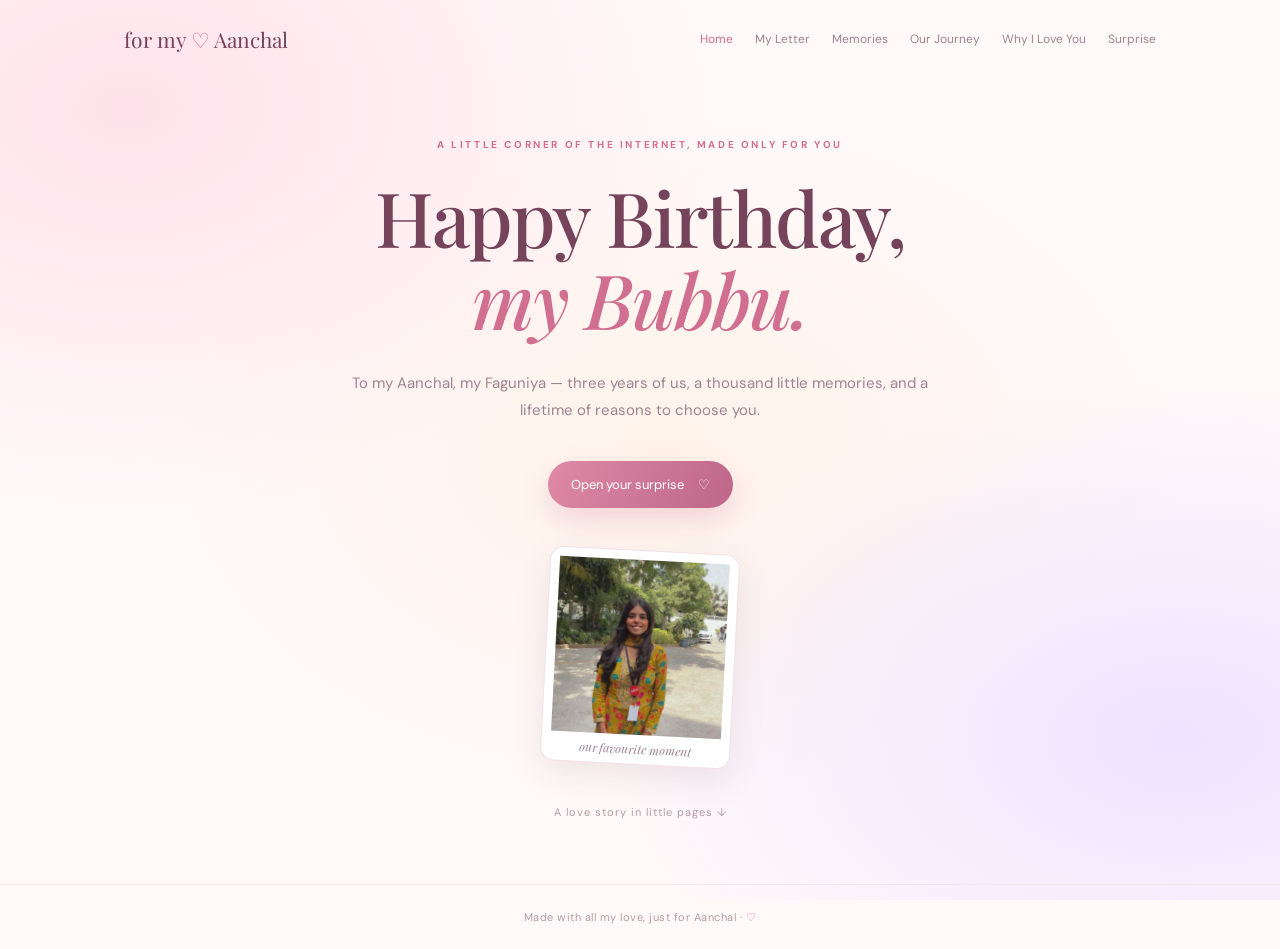
<file: index.html>
<!DOCTYPE html><html lang="en">
<head>
  <meta charset="UTF-8">
  <meta name="viewport" content="width=device-width, initial-scale=1">
  <meta name="theme-color" content="#fff1f3">
  <title>For Aanchal ♡</title>  <link rel="preconnect" href="https://fonts.googleapis.com">
  <link href="https://fonts.googleapis.com/css2?family=DM+Sans:wght@400;500;600;700&family=Playfair+Display:ital,wght@0,500;0,600;1,500;1,600&display=swap" rel="stylesheet">
  <link rel="stylesheet" href="css/style.css">
</head><body>
  <div class="ambient"></div>
  <div id="petals" aria-hidden="true"></div>  <nav class="nav">
    <a class="brand" href="index.html">for my <span>♡</span> Aanchal</a><button class="menu-toggle" aria-label="Toggle menu">☰</button>

<div class="nav-links">
  <a class="active" href="index.html">Home</a>
  <a href="letter.html">My Letter</a>
  <a href="gallery.html">Memories</a>
  <a href="journey.html">Our Journey</a>
  <a href="reasons.html">Why I Love You</a>
  <a href="surprise.html">Surprise</a>
</div>

  </nav>  <main class="hero wrap">
    <p class="eyebrow">A little corner of the internet, made only for you</p><h1>Happy Birthday,<br><em>my Bubbu.</em></h1>

<p class="hero-copy">
  To my Aanchal, my Faguniya — three years of us, a thousand little
  memories, and a lifetime of reasons to choose you.
</p>

<a class="button" href="letter.html">
  Open your surprise <span>♡</span>
</a>

<div class="hero-photo photo-frame">
  <img src="assets/images/cover.jpg" alt="Our favourite photograph">
  <span class="photo-note">our favourite moment</span>
</div>

<div class="scroll-note">A love story in little pages ↓</div>

  </main>  <footer>Made with all my love, just for Aanchal · <span>♡</span></footer>  <script src="js/main.js"></script>  <script src="js/lock.js"></script></body>
</html>
</file>
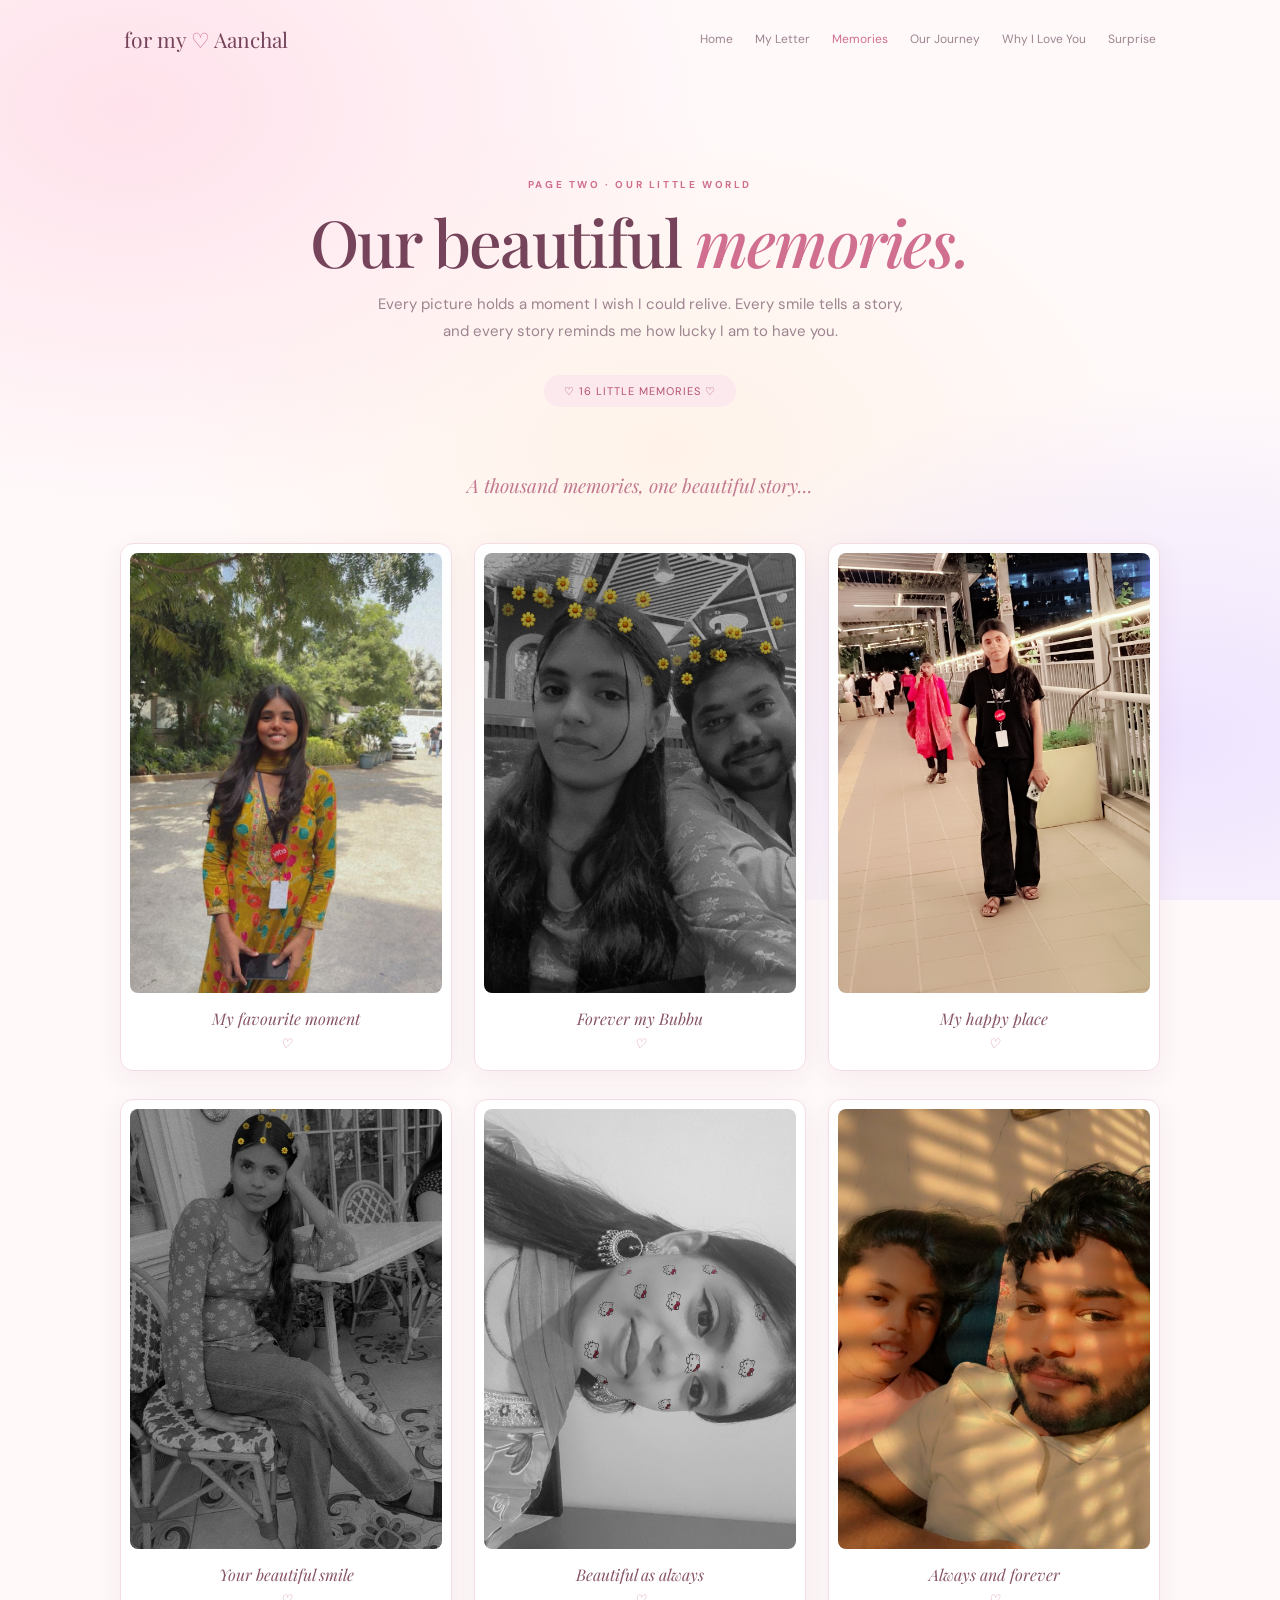
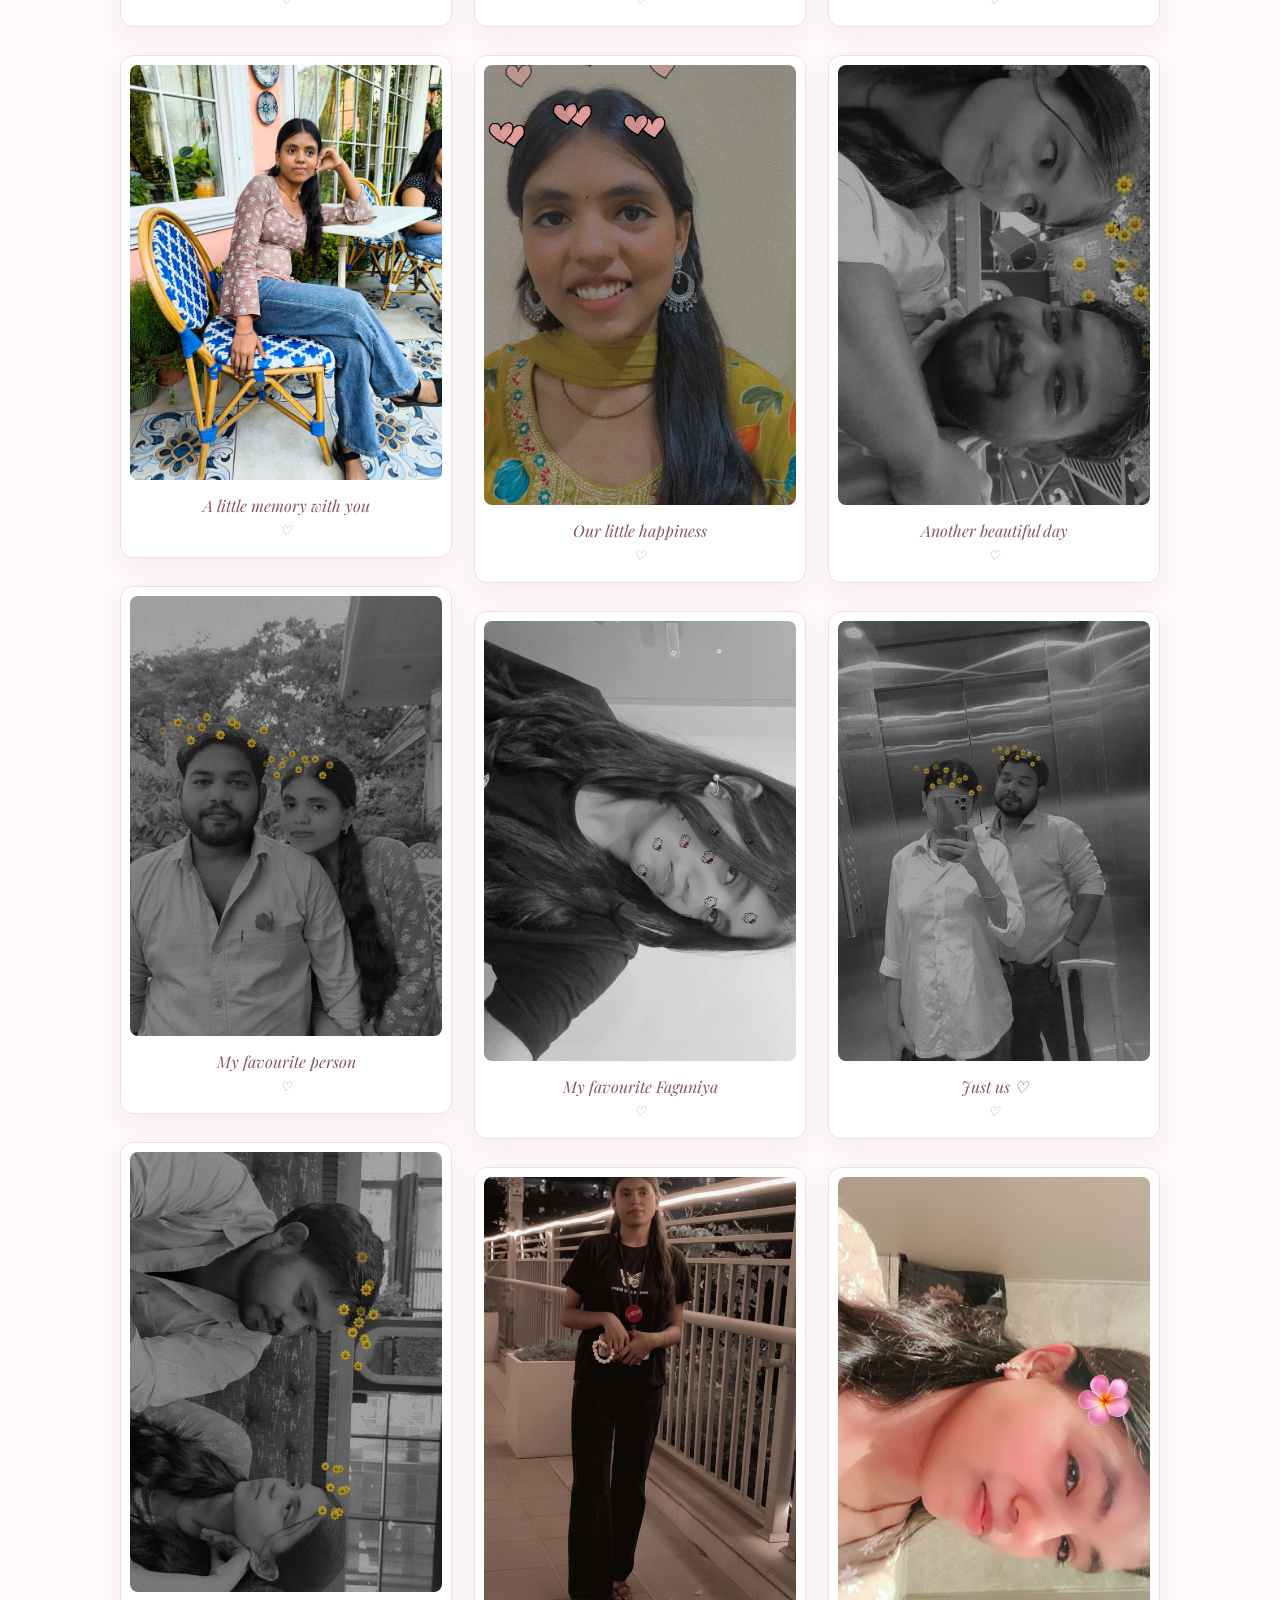
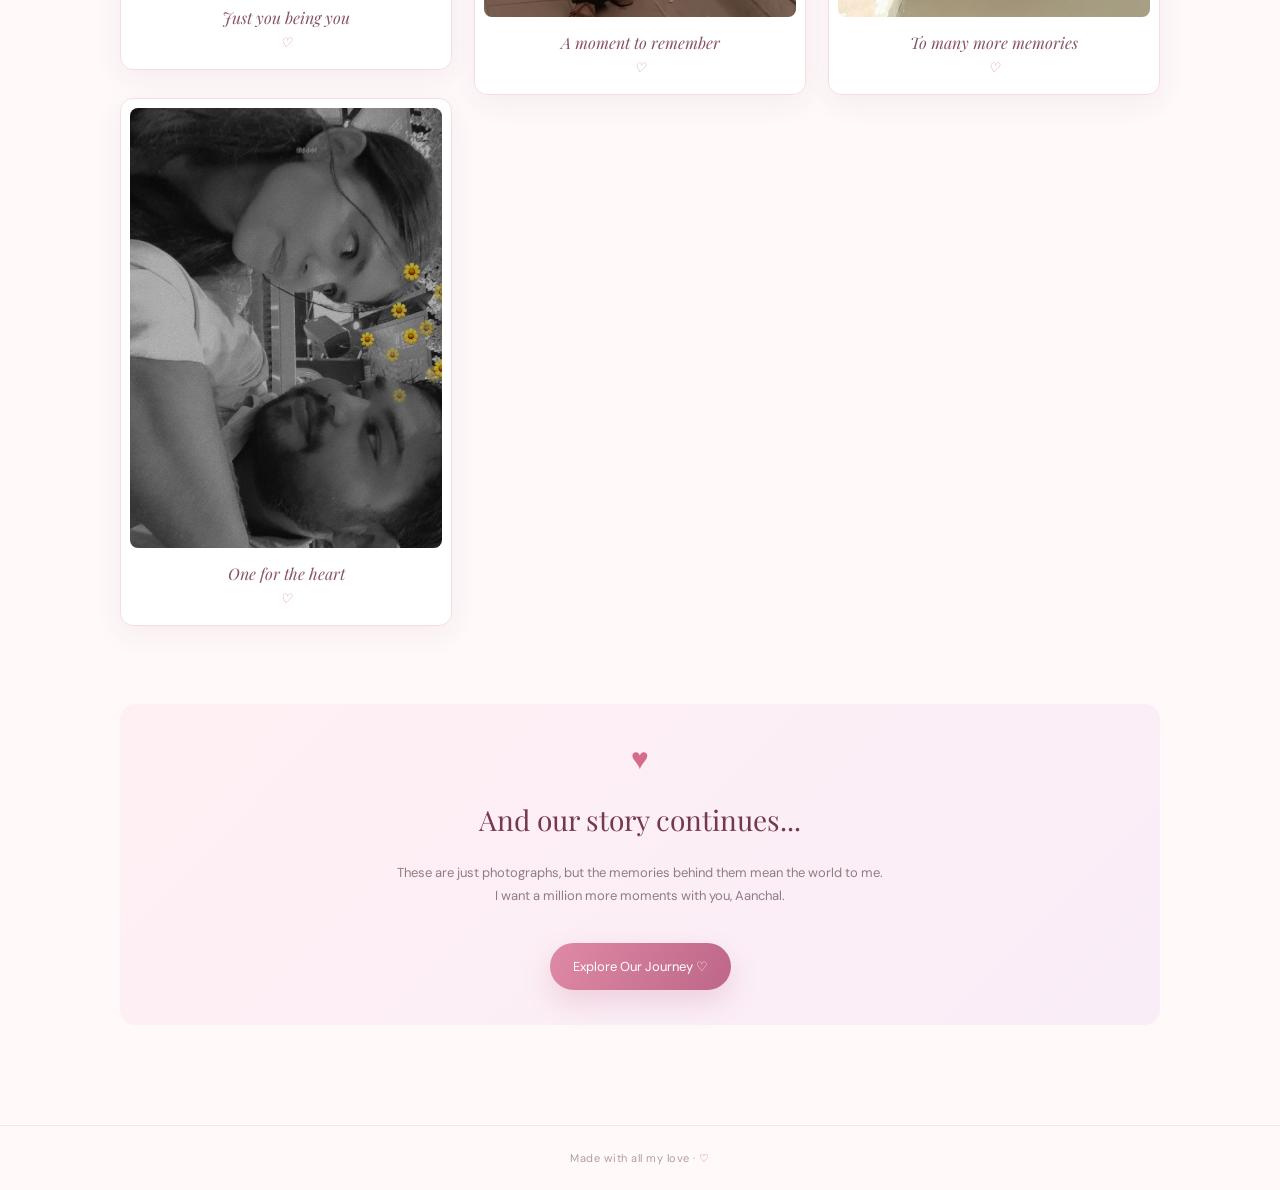
<file: gallery.html>
<!DOCTYPE html><html lang="en">
<head>
<meta charset="UTF-8">
<meta name="viewport" content="width=device-width, initial-scale=1">
<meta name="theme-color" content="#fff1f3"><title>Our Beautiful Memories ♡</title><link href="https://fonts.googleapis.com/css2?family=DM+Sans:wght@400;500;600;700&family=Playfair+Display:ital,wght@0,500;0,600;1,500;1,600&display=swap" rel="stylesheet"><link rel="stylesheet" href="css/style.css"><style>
/* GALLERY PAGE UPGRADE */

.gallery-heading {
    text-align: center;
    margin: 35px auto 45px;
}

.gallery-heading h1 {
    font-size: clamp(42px, 7vw, 65px);
}

.gallery-heading .intro {
    margin: 15px auto;
    max-width: 550px;
}

.gallery-count {
    display: inline-block;
    margin-top: 15px;
    padding: 9px 20px;
    border-radius: 30px;
    background: #fbe9ed;
    color: #b65370;
    font-size: 11px;
    letter-spacing: 1px;
}

.gallery {
    columns: 3 220px;
    column-gap: 22px;
    margin: 45px 0;
}

.gallery figure {
    position: relative;
    display: inline-block;
    width: 100%;
    break-inside: avoid;
    margin: 0 0 23px;
    padding: 9px 9px 17px;
    background: rgba(255,255,255,.88);
    border: 1px solid #f3dce2;
    border-radius: 13px;
    box-shadow: 0 8px 28px rgba(116,57,77,.07);
    overflow: hidden;
    cursor: pointer;
    transition: transform .35s ease, box-shadow .35s ease;
}

.gallery figure:hover {
    transform: translateY(-7px);
    box-shadow: 0 18px 38px rgba(116,57,77,.16);
}

.gallery figure img {
    display: block;
    width: 100%;
    height: auto;
    max-height: 440px;
    min-height: 160px;
    object-fit: cover;
    border-radius: 8px;
    background: #fff0f3;
    transition: transform .5s ease;
}

.gallery figure:hover img {
    transform: scale(1.025);
}

.gallery figcaption {
    position: relative;
    padding: 15px 5px 2px;
    text-align: center;
    font-family: 'Playfair Display', serif;
    font-style: italic;
    font-size: 16px;
    color: #875466;
}

.gallery figcaption::after {
    content: "♡";
    display: block;
    margin-top: 5px;
    color: #d58a9f;
    font-size: 13px;
}

.gallery figure::before {
    content: "♥";
    position: absolute;
    top: 17px;
    right: 17px;
    z-index: 2;
    width: 30px;
    height: 30px;
    display: grid;
    place-items: center;
    border-radius: 50%;
    background: rgba(255,255,255,.85);
    color: #d66c89;
    font-size: 13px;
    opacity: 0;
    transform: scale(.7);
    transition: .3s;
}

.gallery figure:hover::before {
    opacity: 1;
    transform: scale(1);
}

.memory-divider {
    text-align: center;
    color: #c17a90;
    font-family: 'Playfair Display', serif;
    font-style: italic;
    font-size: 19px;
    margin: 65px 0 25px;
}

.gallery-footer {
    text-align: center;
    padding: 35px 20px;
    margin-top: 50px;
    border-radius: 15px;
    background: linear-gradient(135deg,#fff0f3,#f9edf8);
}

.gallery-footer h2 {
    font: 28px 'Playfair Display',serif;
    color: #74394d;
}

.gallery-footer p {
    font-size: 13px;
    color: #927b82;
    line-height: 1.8;
}

.gallery-footer .heart {
    font-size: 30px;
    color: #d66c89;
    animation: heartbeat 1.5s infinite;
}

@keyframes heartbeat {
    0%,100% { transform: scale(1); }
    50% { transform: scale(1.2); }
}

/* LIGHTBOX */

.lightbox {
    backdrop-filter: blur(12px);
    background: rgba(22,10,17,.94);
}

.lightbox img {
    border-radius: 10px;
    max-width: 88vw;
    max-height: 82vh;
    object-fit: contain;
}

.lightbox button {
    transition: .2s;
}

.lightbox button:hover {
    color: #f5a5bb;
    transform: scale(1.15);
}

@media(max-width:700px) {
    .gallery {
        columns: 2 140px;
        column-gap: 13px;
    }

    .gallery figure {
        margin-bottom: 14px;
        padding: 6px 6px 12px;
    }

    .gallery figure img {
        min-height: 130px;
    }

    .gallery figcaption {
        font-size: 14px;
    }

    .gallery-heading {
        margin-top: 25px;
    }

    .gallery-footer h2 {
        font-size: 24px;
    }
}

@media(max-width:360px) {
    .gallery {
        columns: 2 120px;
    }
}
</style></head><body><div class="ambient"></div><nav class="nav"><a class="brand" href="index.html">
    for my <span>♡</span> Aanchal
</a>

<button class="menu-toggle" aria-label="Toggle menu">
    ☰
</button>

<div class="nav-links">
    <a href="index.html">Home</a>
    <a href="letter.html">My Letter</a>
    <a class="active" href="gallery.html">Memories</a>
    <a href="journey.html">Our Journey</a>
    <a href="reasons.html">Why I Love You</a>
    <a href="surprise.html">Surprise</a>
</div>

</nav><main class="page wrap"><section class="gallery-heading">

    <p class="eyebrow">
        PAGE TWO · OUR LITTLE WORLD
    </p>

    <h1>
        Our beautiful <em>memories.</em>
    </h1>

    <p class="intro">
        Every picture holds a moment I wish I could relive.
        Every smile tells a story, and every story reminds me
        how lucky I am to have you.
    </p>

    <div class="gallery-count">
        ♡ 16 LITTLE MEMORIES ♡
    </div>

</section>


<div class="memory-divider">
    A thousand memories, one beautiful story...
</div>


<div class="gallery" id="gallery">

    <figure>
        <img src="assets/images/cover.jpg" alt="Memory 1" loading="lazy">
        <figcaption>My favourite moment</figcaption>
    </figure>

    <figure>
        <img src="assets/images/photo1.jpg" alt="Memory 2" loading="lazy">
        <figcaption>Your beautiful smile</figcaption>
    </figure>

    <figure>
        <img src="assets/images/photo2.jpg" alt="Memory 3" loading="lazy">
        <figcaption>A little memory with you</figcaption>
    </figure>

    <figure>
        <img src="assets/images/photo3.jpg" alt="Memory 4" loading="lazy">
        <figcaption>My favourite person</figcaption>
    </figure>

    <figure>
        <img src="assets/images/photo4.jpg" alt="Memory 5" loading="lazy">
        <figcaption>Just you being you</figcaption>
    </figure>

    <figure>
        <img src="assets/images/photo5.jpg" alt="Memory 6" loading="lazy">
        <figcaption>One for the heart</figcaption>
    </figure>

    <figure>
        <img src="assets/images/photo6.jpg" alt="Memory 7" loading="lazy">
        <figcaption>Forever my Bubbu</figcaption>
    </figure>

    <figure>
        <img src="assets/images/photo7.jpg" alt="Memory 8" loading="lazy">
        <figcaption>Beautiful as always</figcaption>
    </figure>

    <figure>
        <img src="assets/images/photo8.jpg" alt="Memory 9" loading="lazy">
        <figcaption>Our little happiness</figcaption>
    </figure>

    <figure>
        <img src="assets/images/photo9.jpg" alt="Memory 10" loading="lazy">
        <figcaption>My favourite Faguniya</figcaption>
    </figure>

    <figure>
        <img src="assets/images/photo10.jpg" alt="Memory 11" loading="lazy">
        <figcaption>A moment to remember</figcaption>
    </figure>

    <figure>
        <img src="assets/images/photo11.jpg" alt="Memory 12" loading="lazy">
        <figcaption>My happy place</figcaption>
    </figure>

    <figure>
        <img src="assets/images/photo12.jpg" alt="Memory 13" loading="lazy">
        <figcaption>Always and forever</figcaption>
    </figure>

    <figure>
        <img src="assets/images/photo13.jpg" alt="Memory 14" loading="lazy">
        <figcaption>Another beautiful day</figcaption>
    </figure>

    <figure>
        <img src="assets/images/photo14.jpg" alt="Memory 15" loading="lazy">
        <figcaption>Just us ♡</figcaption>
    </figure>

    <figure>
        <img src="assets/images/photo15.jpg" alt="Memory 16" loading="lazy">
        <figcaption>To many more memories</figcaption>
    </figure>

</div>


<section class="gallery-footer">

    <div class="heart">♥</div>

    <h2>And our story continues...</h2>

    <p>
        These are just photographs, but the memories
        behind them mean the world to me.<br>
        I want a million more moments with you, Aanchal.
    </p>

    <a class="button" href="journey.html">
        Explore Our Journey ♡
    </a>

</section>

</main><div class="lightbox" id="lightbox"><button class="close" aria-label="Close">×</button>

<button class="prev" aria-label="Previous">‹</button>

<img alt="Expanded memory">

<button class="next" aria-label="Next">›</button>

</div><footer>
    Made with all my love · <span>♡</span>
</footer><script src="js/gallery.js"></script><script src="js/main.js"></script></body>
</html>

<script src="js/lock.js"></script>
</file>
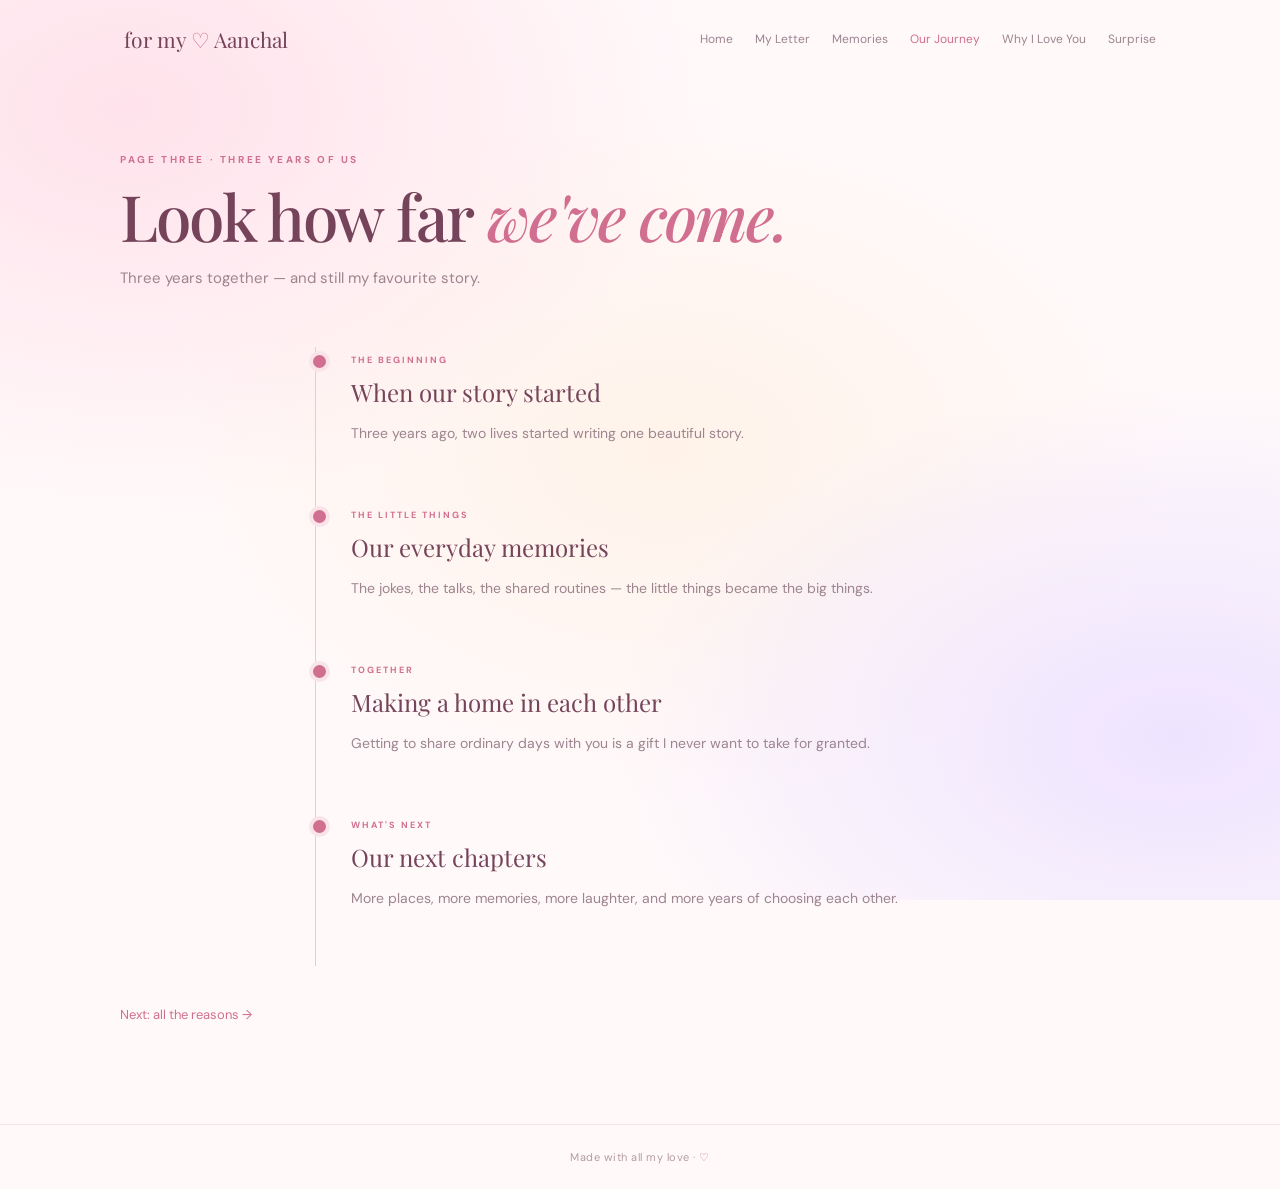
<file: journey.html>
<!DOCTYPE html><html lang="en"><head><meta charset="UTF-8"><meta name="viewport" content="width=device-width,initial-scale=1"><title>Our journey ♡</title><link href="https://fonts.googleapis.com/css2?family=DM+Sans:wght@400;500;600&family=Playfair+Display:ital,wght@0,500;0,600;1,500&display=swap" rel="stylesheet"><link rel="stylesheet" href="css/style.css"></head><body><div class="ambient"></div><nav class="nav"><a class="brand" href="index.html">for my <span>♡</span> Aanchal</a><button class="menu-toggle">☰</button><div class="nav-links"><a href="index.html">Home</a><a href="letter.html">My Letter</a><a href="gallery.html">Memories</a><a class="active" href="journey.html">Our Journey</a><a href="reasons.html">Why I Love You</a><a href="surprise.html">Surprise</a></div></nav><main class="page wrap"><p class="eyebrow">Page three · three years of us</p><h1>Look how far <em>we've come.</em></h1><p class="intro">Three years together — and still my favourite story.</p><div class="timeline"><div class="moment"><span class="dot"></span><small>THE BEGINNING</small><h2>When our story started</h2><p>Three years ago, two lives started writing one beautiful story.</p></div><div class="moment"><span class="dot"></span><small>THE LITTLE THINGS</small><h2>Our everyday memories</h2><p>The jokes, the talks, the shared routines — the little things became the big things.</p></div><div class="moment"><span class="dot"></span><small>TOGETHER</small><h2>Making a home in each other</h2><p>Getting to share ordinary days with you is a gift I never want to take for granted.</p></div><div class="moment"><span class="dot"></span><small>WHAT'S NEXT</small><h2>Our next chapters</h2><p>More places, more memories, more laughter, and more years of choosing each other.</p></div></div><a class="text-link" href="reasons.html">Next: all the reasons →</a></main><footer>Made with all my love · <span>♡</span></footer><script src="js/main.js"></script></body></html><script src="js/lock.js"></script>
</file>
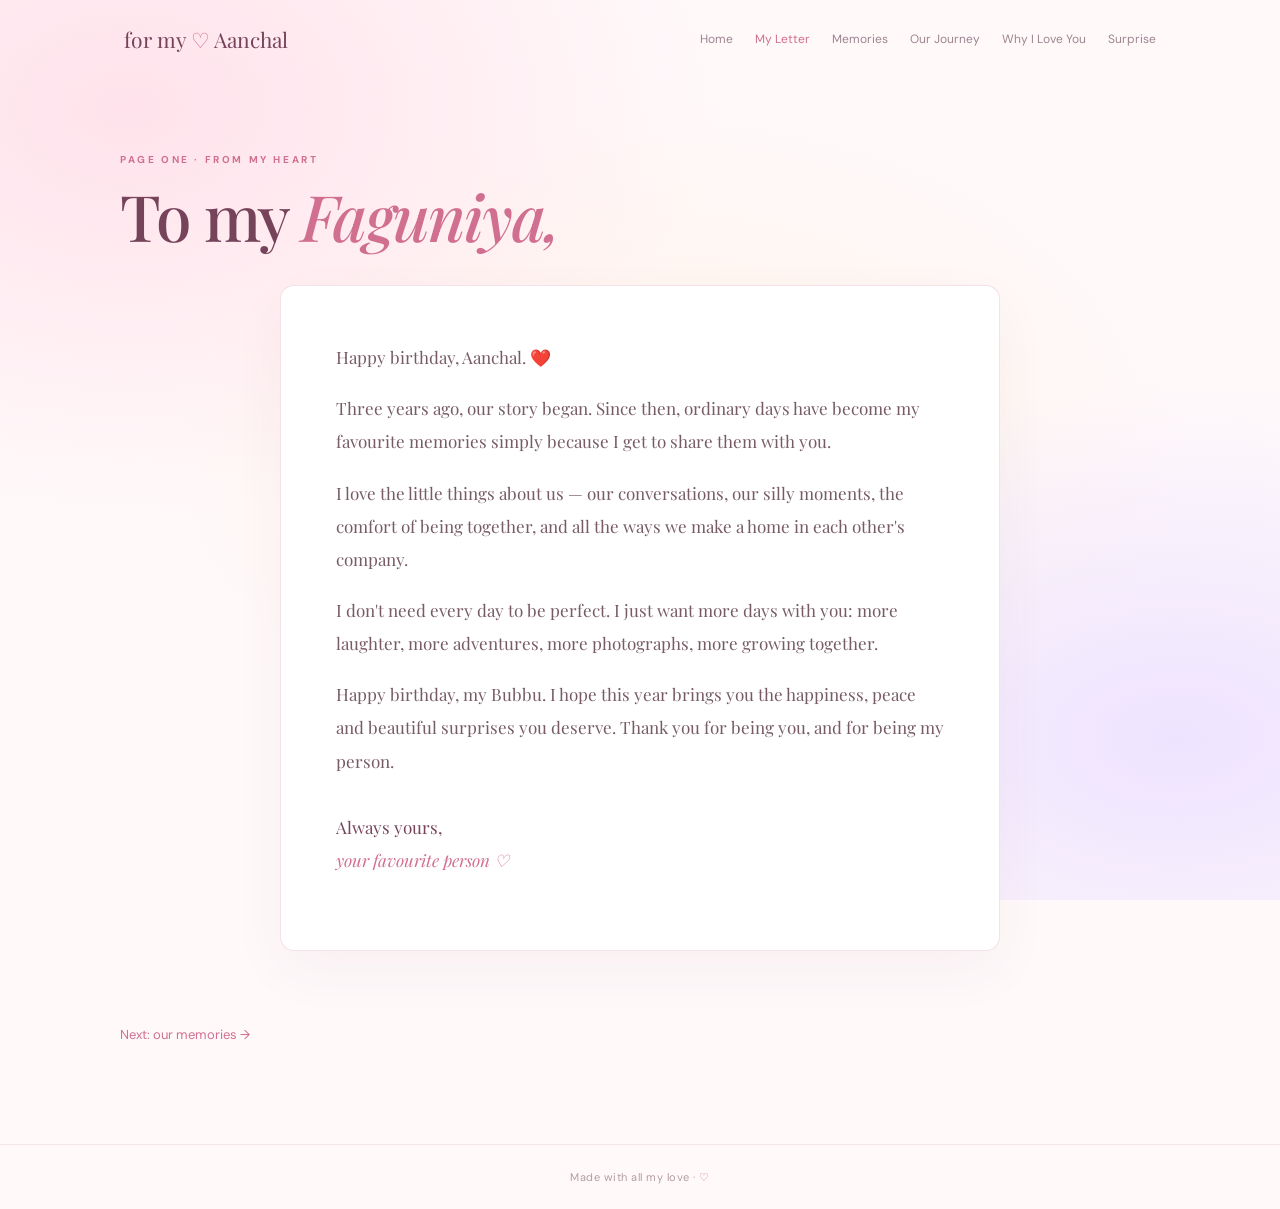
<file: letter.html>
<!DOCTYPE html><html lang="en"><head><meta charset="UTF-8"><meta name="viewport" content="width=device-width,initial-scale=1"><title>A letter for you ♡</title><link href="https://fonts.googleapis.com/css2?family=DM+Sans:wght@400;500;600&family=Playfair+Display:ital,wght@0,500;0,600;1,500&display=swap" rel="stylesheet"><link rel="stylesheet" href="css/style.css"></head><body><div class="ambient"></div><nav class="nav"><a class="brand" href="index.html">for my <span>♡</span> Aanchal</a><button class="menu-toggle">☰</button><div class="nav-links"><a href="index.html">Home</a><a class="active" href="letter.html">My Letter</a><a href="gallery.html">Memories</a><a href="journey.html">Our Journey</a><a href="reasons.html">Why I Love You</a><a href="surprise.html">Surprise</a></div></nav><main class="page wrap"><p class="eyebrow">Page one · from my heart</p><h1>To my <em>Faguniya,</em></h1><article class="letter-card"><p>Happy birthday, Aanchal. ❤️</p><p>Three years ago, our story began. Since then, ordinary days have become my favourite memories simply because I get to share them with you.</p><p>I love the little things about us — our conversations, our silly moments, the comfort of being together, and all the ways we make a home in each other's company.</p><p>I don't need every day to be perfect. I just want more days with you: more laughter, more adventures, more photographs, more growing together.</p><p>Happy birthday, my Bubbu. I hope this year brings you the happiness, peace and beautiful surprises you deserve. Thank you for being you, and for being my person.</p><p class="signoff">Always yours,<br><em>your favourite person ♡</em></p></article><a class="text-link" href="gallery.html">Next: our memories →</a></main><footer>Made with all my love · <span>♡</span></footer><script src="js/main.js"></script></body></html><script src="js/lock.js"></script>
</file>
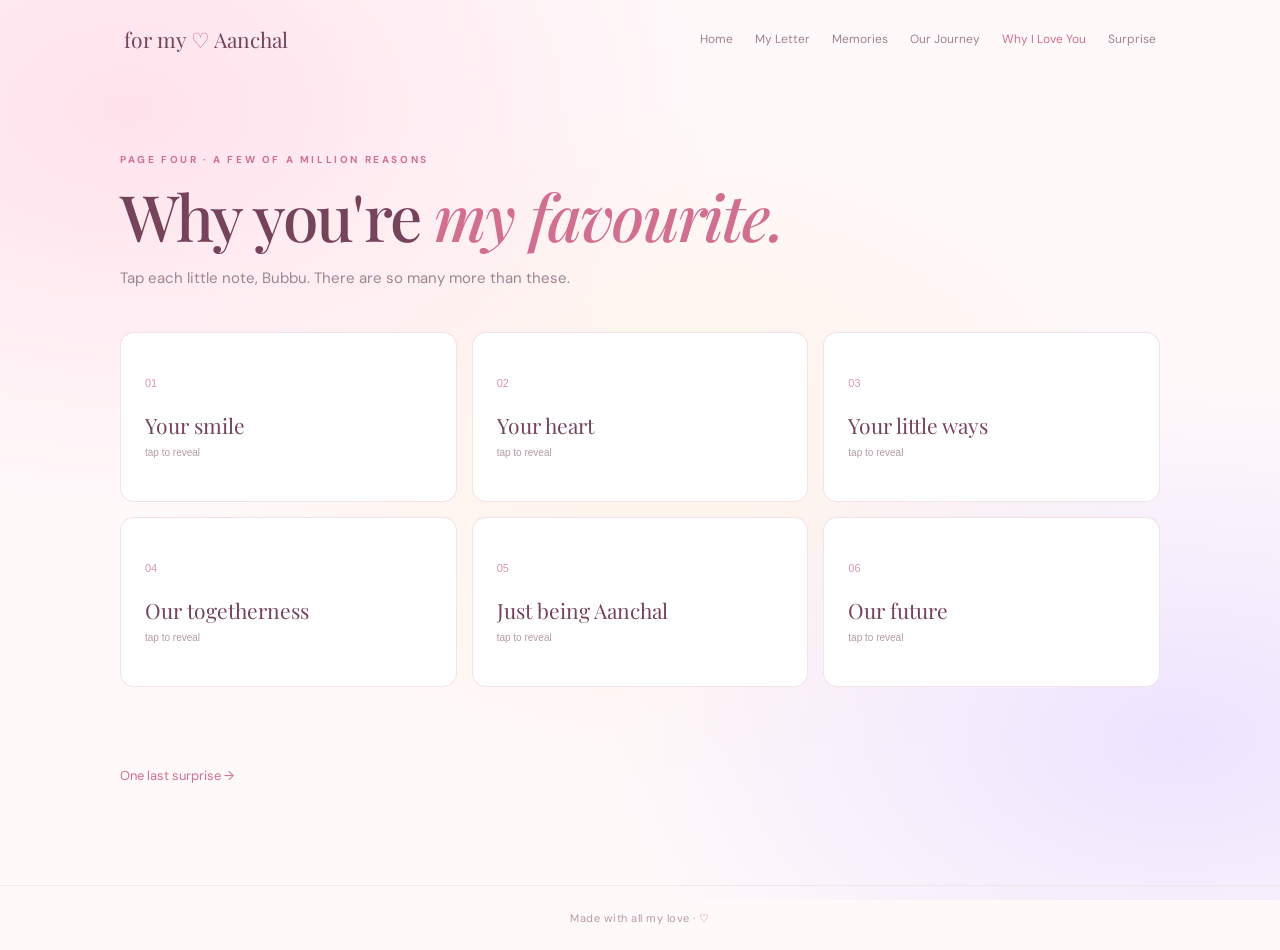
<file: reasons.html>
<!DOCTYPE html><html lang="en"><head><meta charset="UTF-8"><meta name="viewport" content="width=device-width,initial-scale=1"><title>Why I love you ♡</title><link href="https://fonts.googleapis.com/css2?family=DM+Sans:wght@400;500;600&family=Playfair+Display:ital,wght@0,500;0,600;1,500&display=swap" rel="stylesheet"><link rel="stylesheet" href="css/style.css"></head><body><div class="ambient"></div><nav class="nav"><a class="brand" href="index.html">for my <span>♡</span> Aanchal</a><button class="menu-toggle">☰</button><div class="nav-links"><a href="index.html">Home</a><a href="letter.html">My Letter</a><a href="gallery.html">Memories</a><a href="journey.html">Our Journey</a><a class="active" href="reasons.html">Why I Love You</a><a href="surprise.html">Surprise</a></div></nav><main class="page wrap"><p class="eyebrow">Page four · a few of a million reasons</p><h1>Why you're <em>my favourite.</em></h1><p class="intro">Tap each little note, Bubbu. There are so many more than these.</p><div class="reasons"><button class="reason"><span>01</span><b>Your smile</b><small>tap to reveal</small><p>Because it can turn even an ordinary day into a lovely one.</p></button><button class="reason"><span>02</span><b>Your heart</b><small>tap to reveal</small><p>Because the way you care makes the world feel softer.</p></button><button class="reason"><span>03</span><b>Your little ways</b><small>tap to reveal</small><p>All those tiny habits that are uniquely, wonderfully you.</p></button><button class="reason"><span>04</span><b>Our togetherness</b><small>tap to reveal</small><p>Because being with you makes even simple moments special.</p></button><button class="reason"><span>05</span><b>Just being Aanchal</b><small>tap to reveal</small><p>No big reason needed. I love you because you're you.</p></button><button class="reason"><span>06</span><b>Our future</b><small>tap to reveal</small><p>Because I still get excited thinking about all the memories ahead.</p></button></div><a class="text-link" href="surprise.html">One last surprise →</a></main><footer>Made with all my love · <span>♡</span></footer><script src="js/main.js"></script></body></html><script src="js/lock.js"></script>
</file>
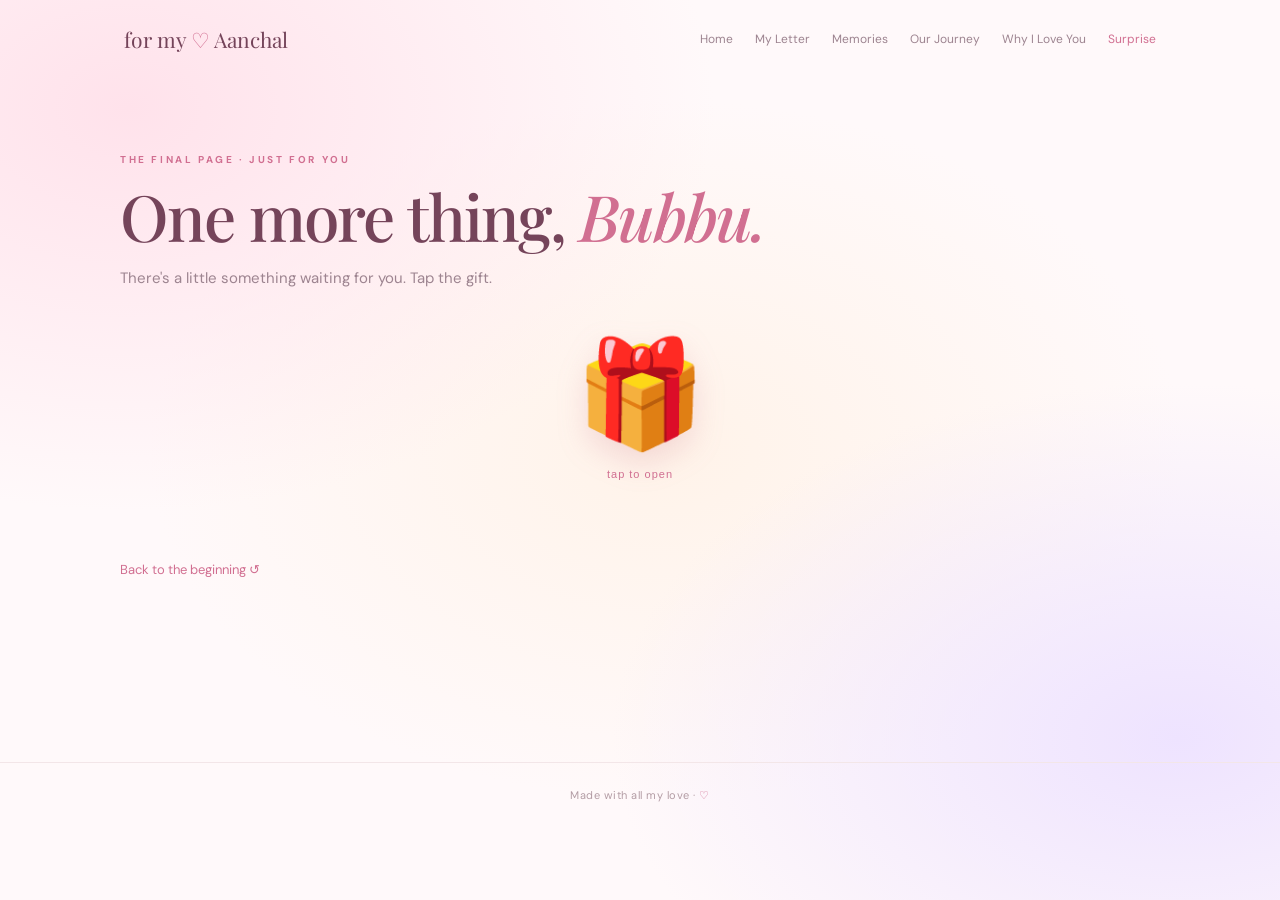
<file: surprise.html>
<!DOCTYPE html><html lang="en"><head><meta charset="UTF-8"><meta name="viewport" content="width=device-width,initial-scale=1"><title>One last surprise ♡</title><link href="https://fonts.googleapis.com/css2?family=DM+Sans:wght@400;500;600&family=Playfair+Display:ital,wght@0,500;0,600;1,500&display=swap" rel="stylesheet"><link rel="stylesheet" href="css/style.css"></head><body><div class="ambient"></div><nav class="nav"><a class="brand" href="index.html">for my <span>♡</span> Aanchal</a><button class="menu-toggle">☰</button><div class="nav-links"><a href="index.html">Home</a><a href="letter.html">My Letter</a><a href="gallery.html">Memories</a><a href="journey.html">Our Journey</a><a href="reasons.html">Why I Love You</a><a class="active" href="surprise.html">Surprise</a></div></nav><main class="page wrap surprise-page"><p class="eyebrow">The final page · just for you</p><h1>One more thing, <em>Bubbu.</em></h1><p class="intro">There's a little something waiting for you. Tap the gift.</p><button class="gift" id="gift" aria-label="Open your gift"><span>🎁</span><small>tap to open</small></button><div class="reveal" id="reveal"><p class="eyebrow">HAPPY BIRTHDAY, AANCHAL</p><h2>You are my today<br>and all my tomorrows. <span>♡</span></h2><p>Happy birthday, my Faguniya. Three years down, forever to go. I love you.</p><div class="big-heart">♥</div></div><a class="text-link" href="index.html">Back to the beginning ↺</a></main><footer>Made with all my love · <span>♡</span></footer><script src="js/main.js"></script></body></html><script src="js/lock.js"></script>
</file>
<file: css/style.css>
:root{--rose:#c65f78;--deep:#74394d;--ink:#49333b;--muted:#927b82;--paper:#fffaf8;--blush:#fff0f1;--line:#f1dce0}*{box-sizing:border-box}html{scroll-behavior:smooth}body{margin:0;background:var(--paper);color:var(--ink);font-family:'DM Sans',sans-serif;min-height:100vh;overflow-x:hidden}.ambient{position:fixed;inset:0;z-index:-2;background:radial-gradient(ellipse at 12% 15%,#ffe3e9 0,transparent 34%),radial-gradient(ellipse at 90% 75%,#f4e7f7 0,transparent 32%),#fffaf8}.nav{max-width:1160px;margin:auto;padding:25px 5%;display:flex;align-items:center;justify-content:space-between;gap:20px}.brand{text-decoration:none;color:var(--deep);font-family:'Playfair Display',serif;font-size:21px}.brand span,footer span{color:var(--rose)}.nav-links{display:flex;gap:22px;flex-wrap:wrap}.nav-links a{font-size:12px;color:var(--muted);text-decoration:none}.nav-links a:hover,.nav-links .active{color:var(--rose)}.menu-toggle{display:none;background:none;border:0;font-size:23px;color:var(--deep)}.wrap{width:min(1040px,90%);margin:auto}.hero{min-height:78vh;display:flex;flex-direction:column;align-items:center;justify-content:center;text-align:center;padding:50px 0 65px;position:relative}.eyebrow{font-size:10px;letter-spacing:2.6px;text-transform:uppercase;color:var(--rose);font-weight:700}.hero h1,h1{font:500 clamp(44px,7vw,76px)/1.08 'Playfair Display',serif;letter-spacing:-1.8px;color:var(--deep);margin:15px 0}.hero h1 em,h1 em{color:var(--rose);font-weight:500}.hero-copy,.intro{max-width:590px;line-height:1.8;color:var(--muted);font-size:15px}.button{display:inline-flex;gap:14px;align-items:center;margin-top:22px;padding:15px 23px;background:var(--rose);color:white;text-decoration:none;border-radius:40px;font-size:13px;box-shadow:0 12px 28px #c65f782b;transition:.25s}.button:hover{transform:translateY(-3px);box-shadow:0 16px 30px #c65f7840}.hero-photo{width:190px;height:215px;margin-top:42px;transform:rotate(3deg)}.photo-frame{padding:9px 9px 29px;background:white;box-shadow:0 12px 35px #633b4b1b}.photo-frame img{width:100%;height:100%;object-fit:cover;background:var(--blush)}.photo-note{position:absolute;bottom:7px;left:0;right:0;text-align:center;font:italic 12px 'Playfair Display';color:var(--muted)}.scroll-note{margin-top:40px;color:#b49da4;font-size:11px;letter-spacing:1px}.page{padding:65px 0 100px;min-height:76vh}.page>h1{font-size:clamp(42px,6vw,64px)}.letter-card{max-width:720px;margin:35px auto;padding:clamp(25px,6vw,55px);background:#fff;border:1px solid var(--line);box-shadow:0 20px 55px #74394d0c;border-radius:4px;font:17px/1.95 'Playfair Display',serif;color:#765b64}.letter-card p{margin:0 0 18px}.signoff{padding-top:15px;color:var(--deep)}.signoff em{color:var(--rose)}.text-link{display:inline-block;margin-top:40px;color:var(--rose);text-decoration:none;font-size:13px}.gallery{columns:3 210px;column-gap:20px;margin:40px 0}.gallery figure{break-inside:avoid;margin:0 0 22px;padding:9px 9px 15px;background:white;box-shadow:0 10px 30px #74394d10;cursor:pointer;transition:.25s}.gallery figure:hover{transform:translateY(-4px) rotate(-.5deg)}.gallery img{width:100%;min-height:190px;max-height:360px;object-fit:cover;display:block;background:var(--blush)}.gallery figcaption{text-align:center;padding:12px 5px 0;font:italic 15px 'Playfair Display';color:var(--muted)}.hint{font-size:12px;color:#a58e96}.lightbox{display:none;position:fixed;inset:0;background:#27151deF;z-index:10;align-items:center;justify-content:center;padding:50px}.lightbox.open{display:flex}.lightbox img{max-width:85vw;max-height:82vh;object-fit:contain;box-shadow:0 10px 50px #0005}.lightbox button{position:absolute;border:0;background:none;color:white;font-size:42px;cursor:pointer}.lightbox .close{top:15px;right:25px}.lightbox .prev{left:20px}.lightbox .next{right:20px}.timeline{max-width:650px;margin:55px auto 0;border-left:1px solid #e9cbd2;padding-left:35px}.moment{position:relative;padding:0 0 42px}.dot{position:absolute;left:-42px;top:4px;width:13px;height:13px;border-radius:50%;background:var(--rose);border:4px solid #f9e5e9;box-sizing:content-box}.moment small{letter-spacing:2px;color:var(--rose);font-size:9px;font-weight:700}.moment h2{font:24px 'Playfair Display';color:var(--deep);margin:8px 0}.moment p{color:var(--muted);line-height:1.7;font-size:14px}.reasons{display:grid;grid-template-columns:repeat(3,1fr);gap:15px;margin:40px 0}.reason{border:1px solid var(--line);background:#fff;padding:24px;text-align:left;min-height:170px;cursor:pointer;color:var(--deep);transition:.2s}.reason:hover{transform:translateY(-4px);box-shadow:0 12px 28px #74394d10}.reason span{display:block;color:#d59aa8;font-size:11px;margin-bottom:22px}.reason b{display:block;font:21px 'Playfair Display'}.reason small{display:block;color:#b59ca4;font-size:10px;margin-top:8px}.reason p{display:none;color:var(--muted);font-size:13px;line-height:1.6}.reason.open p{display:block}.gift{display:flex;flex-direction:column;align-items:center;gap:12px;margin:40px auto;background:none;border:0;cursor:pointer}.gift span{font-size:105px;filter:drop-shadow(0 12px 15px #c65f7830);transition:.3s}.gift:hover span{transform:scale(1.12) rotate(-7deg)}.gift small{color:var(--rose);font-size:11px;letter-spacing:1px}.reveal{display:none;max-width:570px;margin:20px auto 0;padding:35px;background:white;border:1px solid var(--line);animation:rise .6s ease}.reveal.show{display:block}.reveal h2{font:clamp(28px,5vw,43px)/1.25 'Playfair Display';color:var(--deep)}.reveal h2 span,.big-heart{color:var(--rose)}.reveal p{color:var(--muted);line-height:1.8}.big-heart{font-size:42px;animation:pulse 1.2s infinite}@keyframes pulse{50%{transform:scale(1.2)}}@keyframes rise{from{opacity:0;transform:translateY(15px)}to{opacity:1;transform:none}}footer{text-align:center;padding:25px;color:#b39ca4;font-size:11px;letter-spacing:.5px;border-top:1px solid #f3e6e8}#petals{pointer-events:none;position:fixed;inset:0;overflow:hidden;z-index:-1}.petal{position:absolute;top:-20px;color:#e8a6b4;opacity:.45;animation:fall linear forwards}@keyframes fall{to{transform:translateY(110vh) rotate(500deg);opacity:0}}@media(max-width:760px){.nav{padding:18px 5%;flex-wrap:wrap}.menu-toggle{display:block}.nav-links{display:none;width:100%;padding:10px 0 5px;gap:15px}.nav-links.show{display:flex}.nav-links a{font-size:12px}.hero{min-height:76vh}.hero-photo{width:160px;height:185px}.page{padding-top:45px}.reasons{grid-template-columns:repeat(2,1fr)}.reason{padding:17px;min-height:155px}.letter-card{font-size:16px}.lightbox{padding:20px}.lightbox .prev{left:3px}.lightbox .next{right:3px}}@media(max-width:420px){.reasons{grid-template-columns:1fr}.gallery{columns:2 140px}.nav-links{gap:12px}.nav-links a{font-size:11px}}

/* A softer, cuter romantic colour grade across the whole birthday site */
:root {
  --rose: #d16f91;
  --deep: #75445a;
  --ink: #59434e;
  --muted: #9d8490;
  --paper: #fff9fa;
  --blush: #fff0f4;
  --line: #f3dce5;
}
body {
  background-color: var(--paper);
  color: var(--ink);
}
.ambient {
  background:
    radial-gradient(ellipse at 10% 12%, #ffe2eb 0, transparent 36%),
    radial-gradient(ellipse at 92% 82%, #eee3ff 0, transparent 34%),
    radial-gradient(ellipse at 52% 50%, #fff3e9 0, transparent 55%),
    #fff9fa;
}
.button {
  background: linear-gradient(120deg, #df8aa6, #bd6688);
  box-shadow: 0 12px 28px rgba(193, 102, 137, .22);
}
.button:hover {
  box-shadow: 0 16px 32px rgba(193, 102, 137, .30);
}
.photo-frame, .letter-card, .reason, .gallery figure {
  border: 1px solid rgba(243,220,229,.85);
  border-radius: 14px;
}
.nav-links a, .text-link, .brand, footer {
  transition: color .25s ease;
}
::selection {
  background: #f7d4e0;
  color: #75445a;
}
</file>
